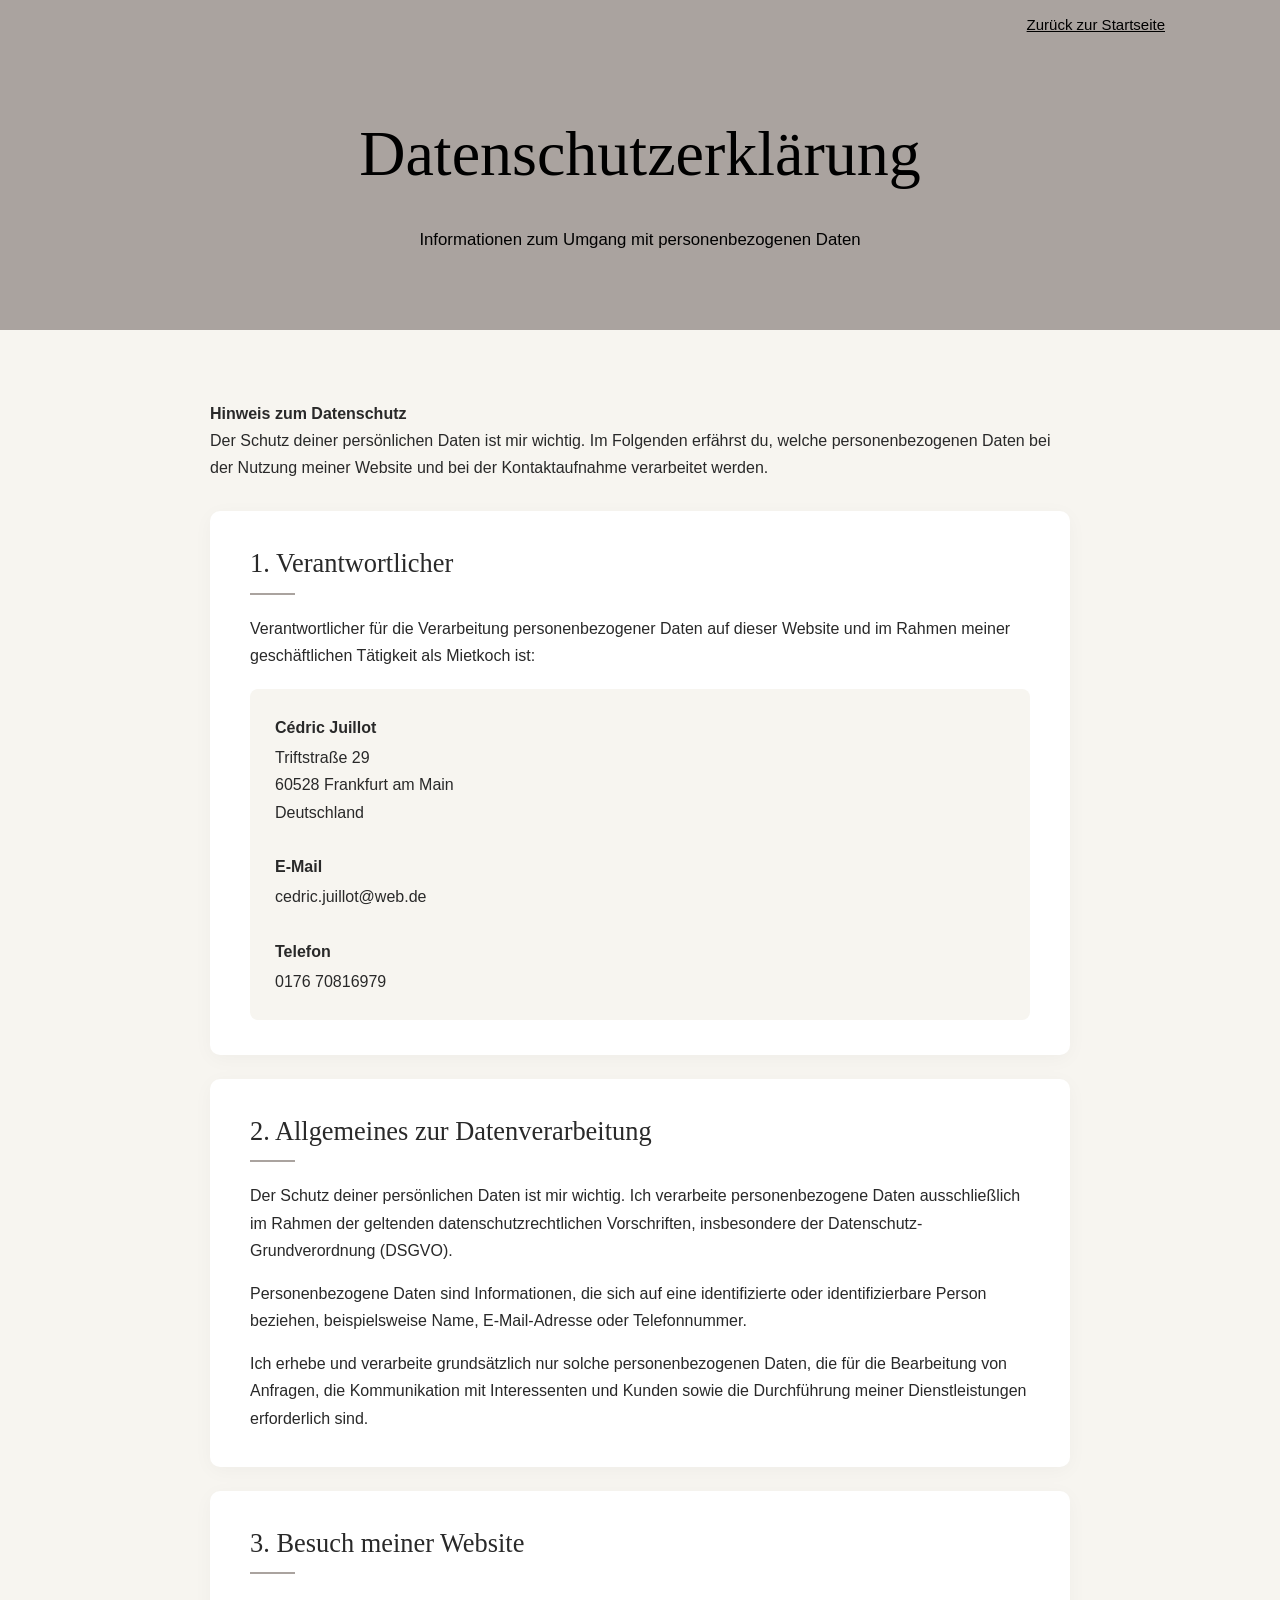
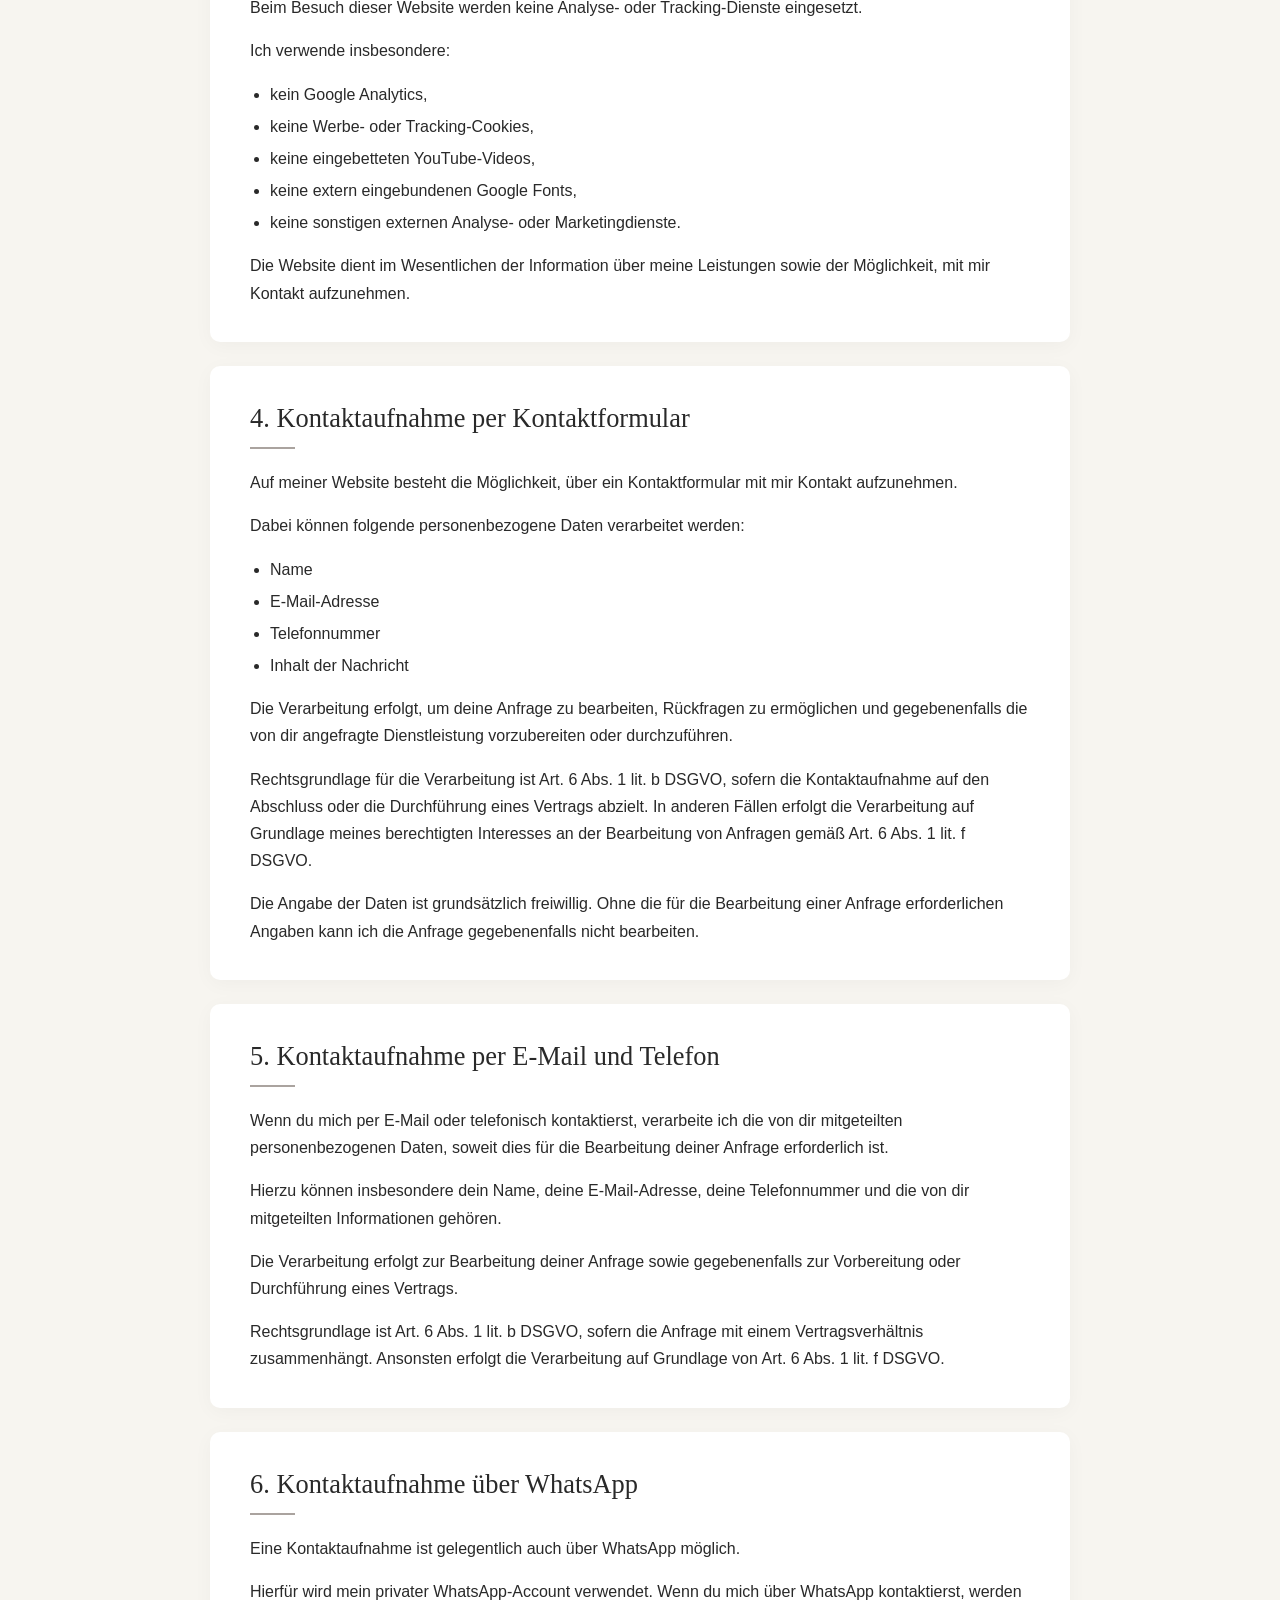
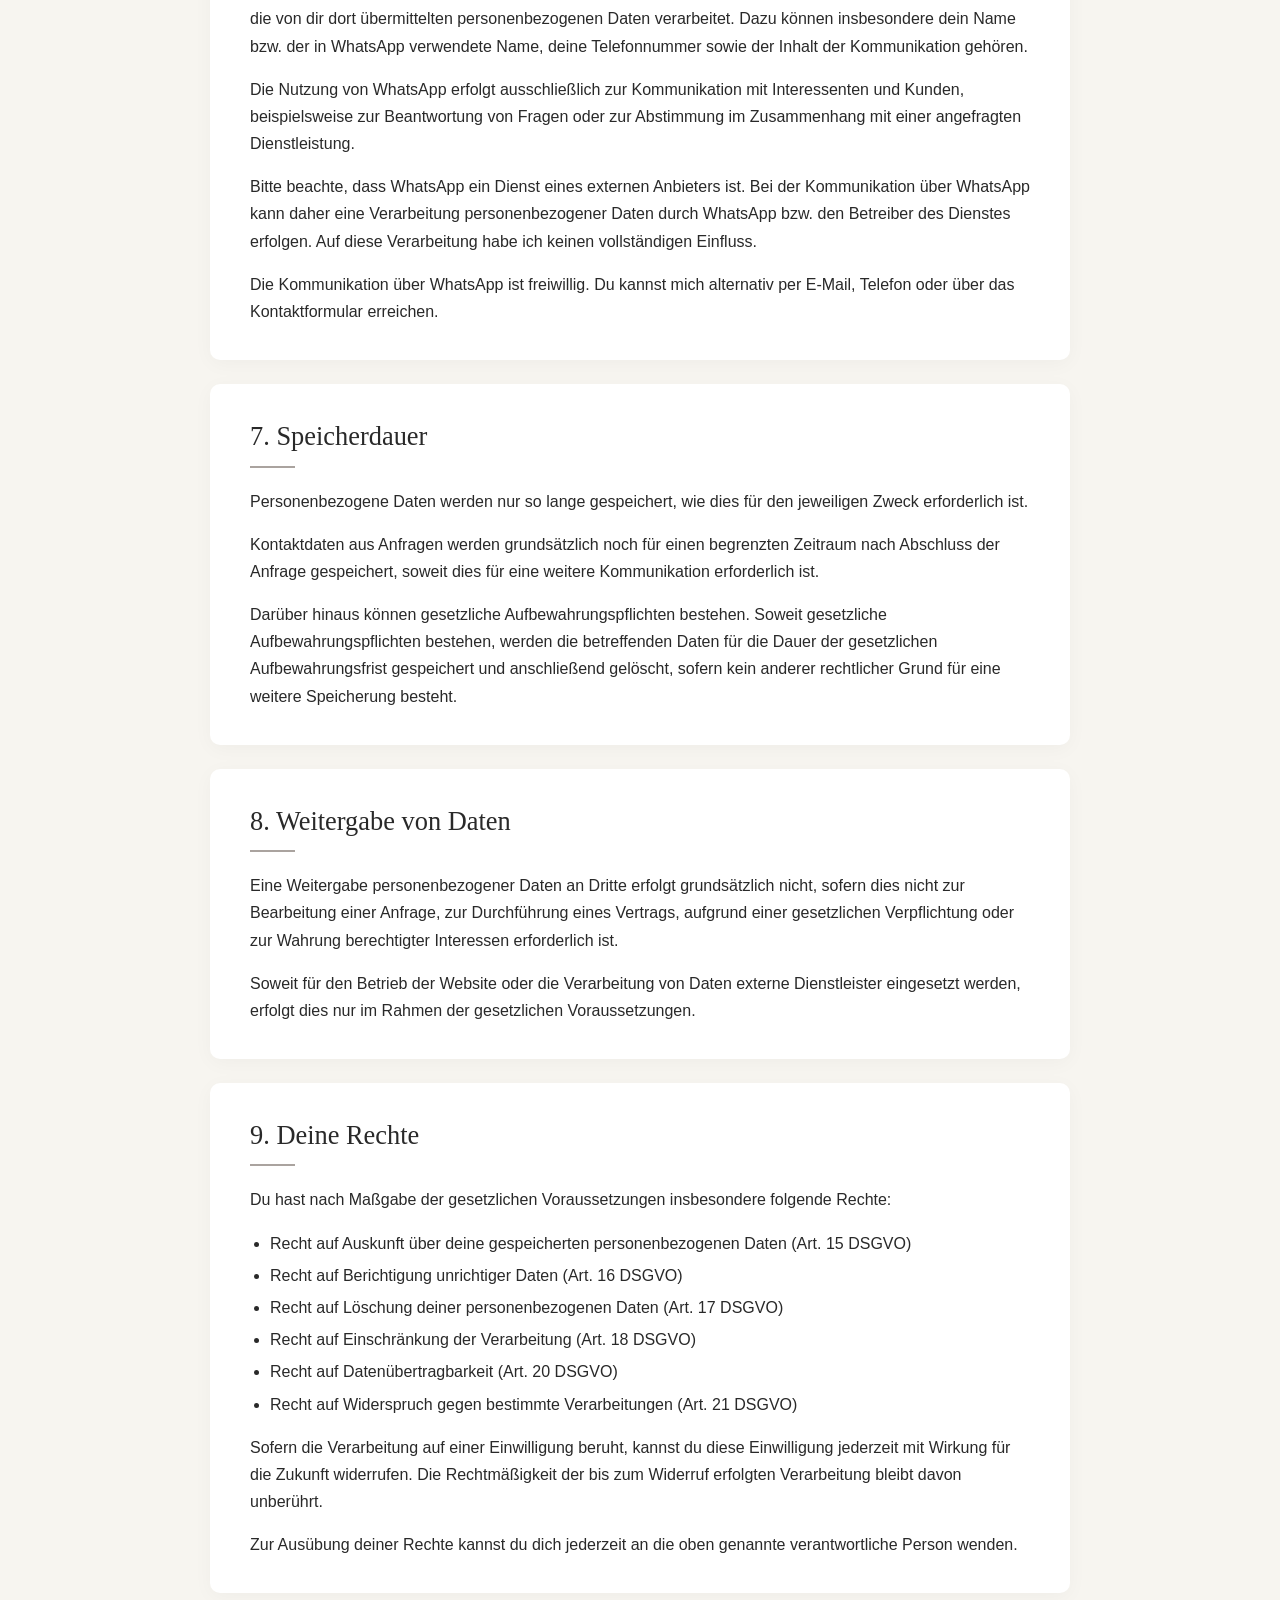
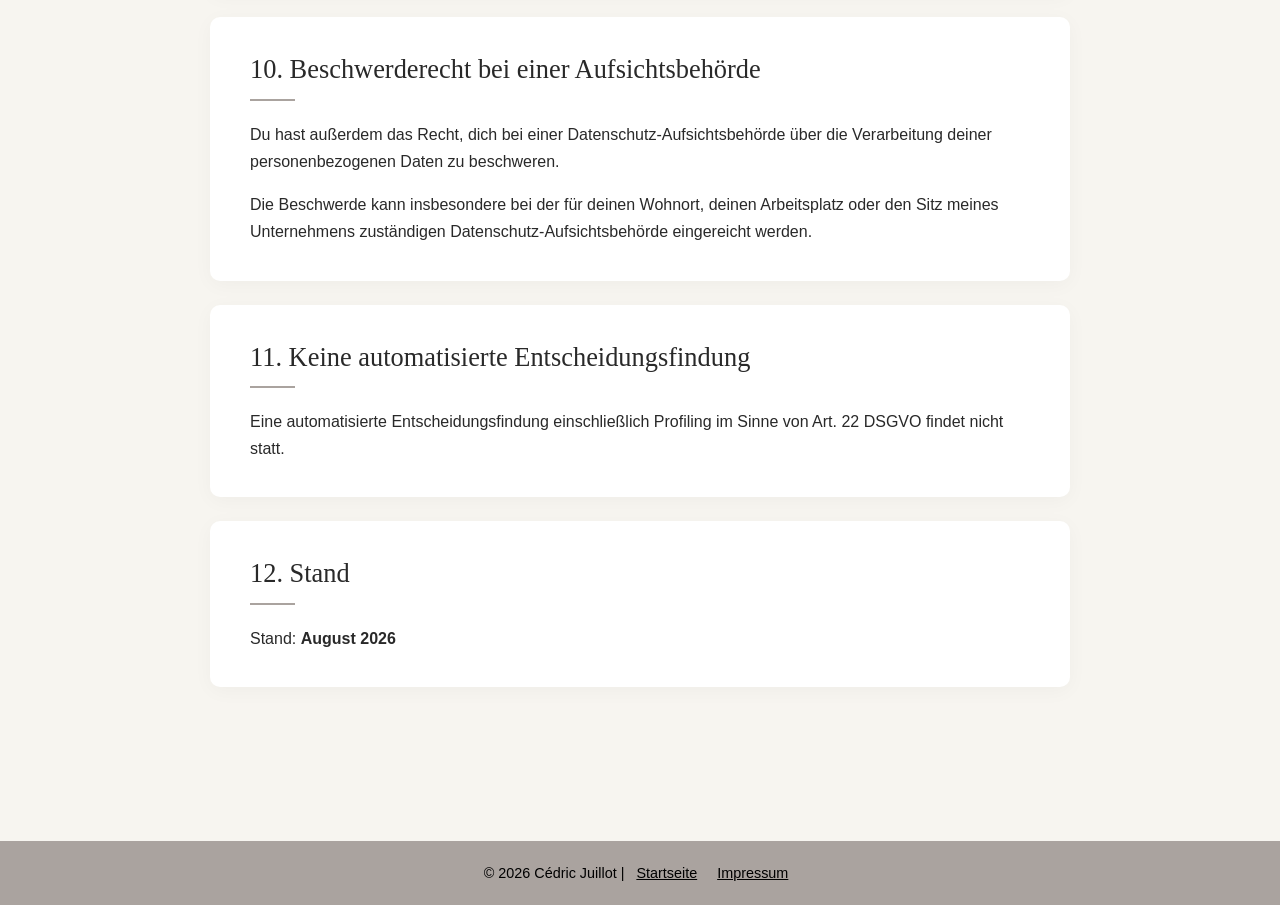
<file: datenschutz.html>
<!DOCTYPE html>
<html lang="de">
<head>
    <meta charset="UTF-8">
    <meta name="viewport" content="width=device-width, initial-scale=1.0">

    <title>Datenschutzerklärung | Mietkoch</title>
    <meta name="description" content="Datenschutzerklärung für die Website und die Dienstleistungen als Mietkoch.">

    <link rel="icon" type="image/png" sizes="32x32" href="pictures/logo_transparent.png">
    <link rel="apple-touch-icon" sizes="180x180" href="pictures/logo_transparent.png">

    <style>
        * {
            margin: 0;
            padding: 0;
            box-sizing: border-box;
        }

        html {
            scroll-behavior: smooth;
        }

        body {
            font-family: -apple-system, BlinkMacSystemFont, "Segoe UI",
                         Roboto, Helvetica, Arial, sans-serif;
            background: #f7f5f0;
            color: #292929;
            line-height: 1.7;
        }

        /* HEADER */
        header {
            background: #aaa39f;
            padding: 12px 40px;
        }

        .header-inner {
            max-width: 1050px;
            margin: 0 auto;
            display: flex;
            justify-content: flex-end;
            align-items: center;
        }

        .logo img {
            height: 45px;
            width: auto;
            display: block;
        }

        /* NAVIGATION */
        nav {
            display: flex;
            align-items: center;
            justify-content: flex-end;
            gap: 30px;
            margin: 0;
            padding: 0;
        }

        nav a {
            color: black;
            text-decoration: underline;
            font-size: 15px;
            transition: opacity 0.2s ease;
        }

        nav a:hover {
            opacity: 0.7;
        }

        /* HERO */
        .hero {
            background: #aaa39f;
            color: black;
            padding: 50px 20px 75px;
            text-align: center;
        }

        .hero-content {
            max-width: 850px;
            margin: 0 auto;
        }

        .hero h1 {
            font-family: Georgia, "Times New Roman", serif;
            font-size: clamp(2.4rem, 6vw, 4rem);
            font-weight: 400;
            margin-bottom: 18px;
        }

        .hero p {
            color: black;
            font-size: 1.05rem;
        }

        /* CONTENT */
        main {
            max-width: 900px;
            margin: 0 auto;
            padding: 70px 20px 90px;
        }

        .intro {
            margin-bottom: 30px;
        }

        .section {
            background: white;
            padding: 35px 40px;
            margin-bottom: 24px;
            border-radius: 10px;
            box-shadow: 0 4px 20px rgba(0, 0, 0, 0.035);
        }

        .section h2 {
            font-family: Georgia, "Times New Roman", serif;
            font-size: 1.65rem;
            font-weight: 400;
            color: #292929;
            margin-bottom: 20px;
            line-height: 1.3;
        }

        .section h2::after {
            content: "";
            display: block;
            width: 45px;
            height: 2px;
            background: #aaa39f;
            margin-top: 12px;
        }

        .section p {
            margin-bottom: 16px;
        }

        .section p:last-child {
            margin-bottom: 0;
        }

        .section ul {
            margin: 0 0 16px 20px;
        }

        .section li {
            margin-bottom: 5px;
        }

        .contact-box {
            background: #f7f5f0;
            border-radius: 8px;
            padding: 25px;
            margin-top: 20px;
        }

        .contact-box strong {
            display: block;
            margin-bottom: 3px;
        }

        .contact-box a {
            color: #292929;
            text-decoration: none;
        }

        .contact-box a:hover {
            text-decoration: underline;
        }

        /* FOOTER */
        footer {
            background: #aaa39f;
            color: black;
            padding: 20px;
            margin-top: 40px;
            text-align: center;
        }

        footer p {
            font-size: 0.9rem;
            margin-bottom: 10px;
        }

        footer p:last-child {
            margin-bottom: 0;
        }

        footer a {
            color: black;
            text-decoration: underline;
            margin: 0 8px;
        }

        footer a:hover {
            text-decoration: underline;
        }

        /* PFEIL NACH OBEN */
        #backToTop {
            position: fixed;
            right: 25px;
            bottom: 25px;
            width: 45px;
            height: 45px;
            border: none;
            border-radius: 50%;
            background: #aaa39f;
            color: black;
            font-size: 24px;
            line-height: 1;
            display: none;
            align-items: center;
            justify-content: center;
            cursor: pointer;
            box-shadow: 0 3px 10px rgba(0, 0, 0, 0.2);
            z-index: 9999;
            transition: transform 0.2s ease, opacity 0.2s ease;
        }

        #backToTop:hover {
            transform: translateY(-3px);
        }

        /* MOBILE */
        @media (max-width: 700px) {

            header {
                padding: 10px 15px;
            }

            .logo img {
                height: 38px;
            }

            nav {
                gap: 12px;
                flex-wrap: wrap;
            }

            nav a {
                font-size: 14px;
            }

            .hero {
                padding: 45px 18px 50px;
            }

            .hero h1 {
                font-size: 2.2rem;
            }

            .hero p {
                font-size: 1rem;
            }

            main {
                padding: 35px 12px 50px;
            }

            .intro {
                padding: 0 8px;
                margin-bottom: 25px;
            }

            .section {
                padding: 25px 20px;
                margin-bottom: 18px;
                border-radius: 8px;
            }

            .section h2 {
                font-size: 1.35rem;
            }

            .section p,
            .section li {
                font-size: 0.95rem;
            }

            .contact-box {
                padding: 18px;
                overflow-wrap: break-word;
            }

            footer {
                padding: 20px 15px;
            }

            footer p {
                font-size: 0.85rem;
                line-height: 1.7;
            }

            #backToTop {
                width: 42px;
                height: 42px;
                right: 15px;
                bottom: 15px;
                font-size: 21px;
            }
        }
    </style>
</head>

<body>

<header>
    <div class="header-inner">
        <nav>
            <a href="index.html">Zurück zur Startseite</a>
        </nav>
    </div>
</header>

<section class="hero">
    <div class="hero-content">
        <h1>Datenschutzerklärung</h1>
        <p>
            Informationen zum Umgang mit personenbezogenen Daten
        </p>
    </div>
</section>

<main>

    <div class="intro">
        <strong>Hinweis zum Datenschutz</strong>
        <p>
            Der Schutz deiner persönlichen Daten ist mir wichtig.
            Im Folgenden erfährst du, welche personenbezogenen Daten
            bei der Nutzung meiner Website und bei der Kontaktaufnahme
            verarbeitet werden.
        </p>
    </div>

    <!-- 1 -->
    <section class="section">
        <h2>1. Verantwortlicher</h2>

        <p>
            Verantwortlicher für die Verarbeitung personenbezogener Daten
            auf dieser Website und im Rahmen meiner geschäftlichen Tätigkeit
            als Mietkoch ist:
        </p>

        <div class="contact-box">
            <strong>Cédric Juillot</strong>
            Triftstraße 29<br>
            60528 Frankfurt am Main<br>
            Deutschland<br><br>

            <strong>E-Mail</strong>
            cedric.juillot@web.de<br><br>

            <strong>Telefon</strong>
            0176 70816979
        </div>
    </section>

    <!-- 2 -->
    <section class="section">
        <h2>2. Allgemeines zur Datenverarbeitung</h2>

        <p>
            Der Schutz deiner persönlichen Daten ist mir wichtig.
            Ich verarbeite personenbezogene Daten ausschließlich im Rahmen
            der geltenden datenschutzrechtlichen Vorschriften, insbesondere
            der Datenschutz-Grundverordnung (DSGVO).
        </p>

        <p>
            Personenbezogene Daten sind Informationen, die sich auf eine
            identifizierte oder identifizierbare Person beziehen, beispielsweise
            Name, E-Mail-Adresse oder Telefonnummer.
        </p>

        <p>
            Ich erhebe und verarbeite grundsätzlich nur solche personenbezogenen
            Daten, die für die Bearbeitung von Anfragen, die Kommunikation mit
            Interessenten und Kunden sowie die Durchführung meiner
            Dienstleistungen erforderlich sind.
        </p>
    </section>

    <!-- 3 -->
    <section class="section">
        <h2>3. Besuch meiner Website</h2>

        <p>
            Beim Besuch dieser Website werden keine Analyse- oder
            Tracking-Dienste eingesetzt.
        </p>

        <p>Ich verwende insbesondere:</p>

        <ul>
            <li>kein Google Analytics,</li>
            <li>keine Werbe- oder Tracking-Cookies,</li>
            <li>keine eingebetteten YouTube-Videos,</li>
            <li>keine extern eingebundenen Google Fonts,</li>
            <li>keine sonstigen externen Analyse- oder Marketingdienste.</li>
        </ul>

        <p>
            Die Website dient im Wesentlichen der Information über meine
            Leistungen sowie der Möglichkeit, mit mir Kontakt aufzunehmen.
        </p>
    </section>

    <!-- 4 -->
    <section class="section">
        <h2>4. Kontaktaufnahme per Kontaktformular</h2>

        <p>
            Auf meiner Website besteht die Möglichkeit, über ein Kontaktformular
            mit mir Kontakt aufzunehmen.
        </p>

        <p>Dabei können folgende personenbezogene Daten verarbeitet werden:</p>

        <ul>
            <li>Name</li>
            <li>E-Mail-Adresse</li>
            <li>Telefonnummer</li>
            <li>Inhalt der Nachricht</li>
        </ul>

        <p>
            Die Verarbeitung erfolgt, um deine Anfrage zu bearbeiten,
            Rückfragen zu ermöglichen und gegebenenfalls die von dir
            angefragte Dienstleistung vorzubereiten oder durchzuführen.
        </p>

        <p>
            Rechtsgrundlage für die Verarbeitung ist Art. 6 Abs. 1 lit. b DSGVO,
            sofern die Kontaktaufnahme auf den Abschluss oder die Durchführung
            eines Vertrags abzielt. In anderen Fällen erfolgt die Verarbeitung
            auf Grundlage meines berechtigten Interesses an der Bearbeitung
            von Anfragen gemäß Art. 6 Abs. 1 lit. f DSGVO.
        </p>

        <p>
            Die Angabe der Daten ist grundsätzlich freiwillig. Ohne die für
            die Bearbeitung einer Anfrage erforderlichen Angaben kann ich
            die Anfrage gegebenenfalls nicht bearbeiten.
        </p>
    </section>

    <!-- 5 -->
    <section class="section">
        <h2>5. Kontaktaufnahme per E-Mail und Telefon</h2>

        <p>
            Wenn du mich per E-Mail oder telefonisch kontaktierst, verarbeite
            ich die von dir mitgeteilten personenbezogenen Daten, soweit dies
            für die Bearbeitung deiner Anfrage erforderlich ist.
        </p>

        <p>
            Hierzu können insbesondere dein Name, deine E-Mail-Adresse,
            deine Telefonnummer und die von dir mitgeteilten Informationen
            gehören.
        </p>

        <p>
            Die Verarbeitung erfolgt zur Bearbeitung deiner Anfrage sowie
            gegebenenfalls zur Vorbereitung oder Durchführung eines Vertrags.
        </p>

        <p>
            Rechtsgrundlage ist Art. 6 Abs. 1 lit. b DSGVO, sofern die Anfrage
            mit einem Vertragsverhältnis zusammenhängt. Ansonsten erfolgt
            die Verarbeitung auf Grundlage von Art. 6 Abs. 1 lit. f DSGVO.
        </p>
    </section>

    <!-- 6 -->
    <section class="section">
        <h2>6. Kontaktaufnahme über WhatsApp</h2>

        <p>
            Eine Kontaktaufnahme ist gelegentlich auch über WhatsApp möglich.
        </p>

        <p>
            Hierfür wird mein privater WhatsApp-Account verwendet. Wenn du mich
            über WhatsApp kontaktierst, werden die von dir dort übermittelten
            personenbezogenen Daten verarbeitet. Dazu können insbesondere dein
            Name bzw. der in WhatsApp verwendete Name, deine Telefonnummer sowie
            der Inhalt der Kommunikation gehören.
        </p>

        <p>
            Die Nutzung von WhatsApp erfolgt ausschließlich zur Kommunikation
            mit Interessenten und Kunden, beispielsweise zur Beantwortung von
            Fragen oder zur Abstimmung im Zusammenhang mit einer angefragten
            Dienstleistung.
        </p>

        <p>
            Bitte beachte, dass WhatsApp ein Dienst eines externen Anbieters ist.
            Bei der Kommunikation über WhatsApp kann daher eine Verarbeitung
            personenbezogener Daten durch WhatsApp bzw. den Betreiber des
            Dienstes erfolgen. Auf diese Verarbeitung habe ich keinen
            vollständigen Einfluss.
        </p>

        <p>
            Die Kommunikation über WhatsApp ist freiwillig. Du kannst mich
            alternativ per E-Mail, Telefon oder über das Kontaktformular
            erreichen.
        </p>
    </section>

    <!-- 7 -->
    <section class="section">
        <h2>7. Speicherdauer</h2>

        <p>
            Personenbezogene Daten werden nur so lange gespeichert, wie dies
            für den jeweiligen Zweck erforderlich ist.
        </p>

        <p>
            Kontaktdaten aus Anfragen werden grundsätzlich noch für einen
            begrenzten Zeitraum nach Abschluss der Anfrage gespeichert,
            soweit dies für eine weitere Kommunikation erforderlich ist.
        </p>

        <p>
            Darüber hinaus können gesetzliche Aufbewahrungspflichten bestehen.
            Soweit gesetzliche Aufbewahrungspflichten bestehen, werden die
            betreffenden Daten für die Dauer der gesetzlichen Aufbewahrungsfrist
            gespeichert und anschließend gelöscht, sofern kein anderer
            rechtlicher Grund für eine weitere Speicherung besteht.
        </p>
    </section>

    <!-- 8 -->
    <section class="section">
        <h2>8. Weitergabe von Daten</h2>

        <p>
            Eine Weitergabe personenbezogener Daten an Dritte erfolgt
            grundsätzlich nicht, sofern dies nicht zur Bearbeitung einer
            Anfrage, zur Durchführung eines Vertrags, aufgrund einer
            gesetzlichen Verpflichtung oder zur Wahrung berechtigter
            Interessen erforderlich ist.
        </p>

        <p>
            Soweit für den Betrieb der Website oder die Verarbeitung von Daten
            externe Dienstleister eingesetzt werden, erfolgt dies nur im
            Rahmen der gesetzlichen Voraussetzungen.
        </p>
    </section>

    <!-- 9 -->
    <section class="section">
        <h2>9. Deine Rechte</h2>

        <p>
            Du hast nach Maßgabe der gesetzlichen Voraussetzungen insbesondere
            folgende Rechte:
        </p>

        <ul>
            <li>
                Recht auf Auskunft über deine gespeicherten personenbezogenen
                Daten (Art. 15 DSGVO)
            </li>
            <li>
                Recht auf Berichtigung unrichtiger Daten (Art. 16 DSGVO)
            </li>
            <li>
                Recht auf Löschung deiner personenbezogenen Daten (Art. 17 DSGVO)
            </li>
            <li>
                Recht auf Einschränkung der Verarbeitung (Art. 18 DSGVO)
            </li>
            <li>
                Recht auf Datenübertragbarkeit (Art. 20 DSGVO)
            </li>
            <li>
                Recht auf Widerspruch gegen bestimmte Verarbeitungen
                (Art. 21 DSGVO)
            </li>
        </ul>

        <p>
            Sofern die Verarbeitung auf einer Einwilligung beruht, kannst du
            diese Einwilligung jederzeit mit Wirkung für die Zukunft widerrufen.
            Die Rechtmäßigkeit der bis zum Widerruf erfolgten Verarbeitung
            bleibt davon unberührt.
        </p>

        <p>
            Zur Ausübung deiner Rechte kannst du dich jederzeit an die oben
            genannte verantwortliche Person wenden.
        </p>
    </section>

    <!-- 10 -->
    <section class="section">
        <h2>10. Beschwerderecht bei einer Aufsichtsbehörde</h2>

        <p>
            Du hast außerdem das Recht, dich bei einer Datenschutz-Aufsichtsbehörde
            über die Verarbeitung deiner personenbezogenen Daten zu beschweren.
        </p>

        <p>
            Die Beschwerde kann insbesondere bei der für deinen Wohnort,
            deinen Arbeitsplatz oder den Sitz meines Unternehmens zuständigen
            Datenschutz-Aufsichtsbehörde eingereicht werden.
        </p>
    </section>

    <!-- 11 -->
    <section class="section">
        <h2>11. Keine automatisierte Entscheidungsfindung</h2>

        <p>
            Eine automatisierte Entscheidungsfindung einschließlich Profiling
            im Sinne von Art. 22 DSGVO findet nicht statt.
        </p>
    </section>

    <!-- 12 -->
    <section class="section">
        <h2>12. Stand</h2>

        <p>
            Stand: <strong>August 2026</strong>
        </p>
    </section>

</main>

<footer>
    <p>
        © 2026 Cédric Juillot |
        <a href="index.html">Startseite</a>
        <a href="impressum.html">Impressum</a>
    </p>
</footer>

<!-- Pfeil nach oben -->
<button id="backToTop" aria-label="Nach oben">
    ↑
</button>

<script>
    const backToTop = document.getElementById("backToTop");

    window.addEventListener("scroll", function () {
        if (window.scrollY > 400) {
            backToTop.style.display = "flex";
        } else {
            backToTop.style.display = "none";
        }
    });

    backToTop.addEventListener("click", function () {
        window.scrollTo({
            top: 0,
            behavior: "smooth"
        });
    });

    // Beim Aktualisieren immer ganz oben starten
    if ("scrollRestoration" in history) {
        history.scrollRestoration = "manual";
    }

    window.addEventListener("load", function () {
        window.scrollTo(0, 0);
    });
</script>

</body>
</html>
</file>
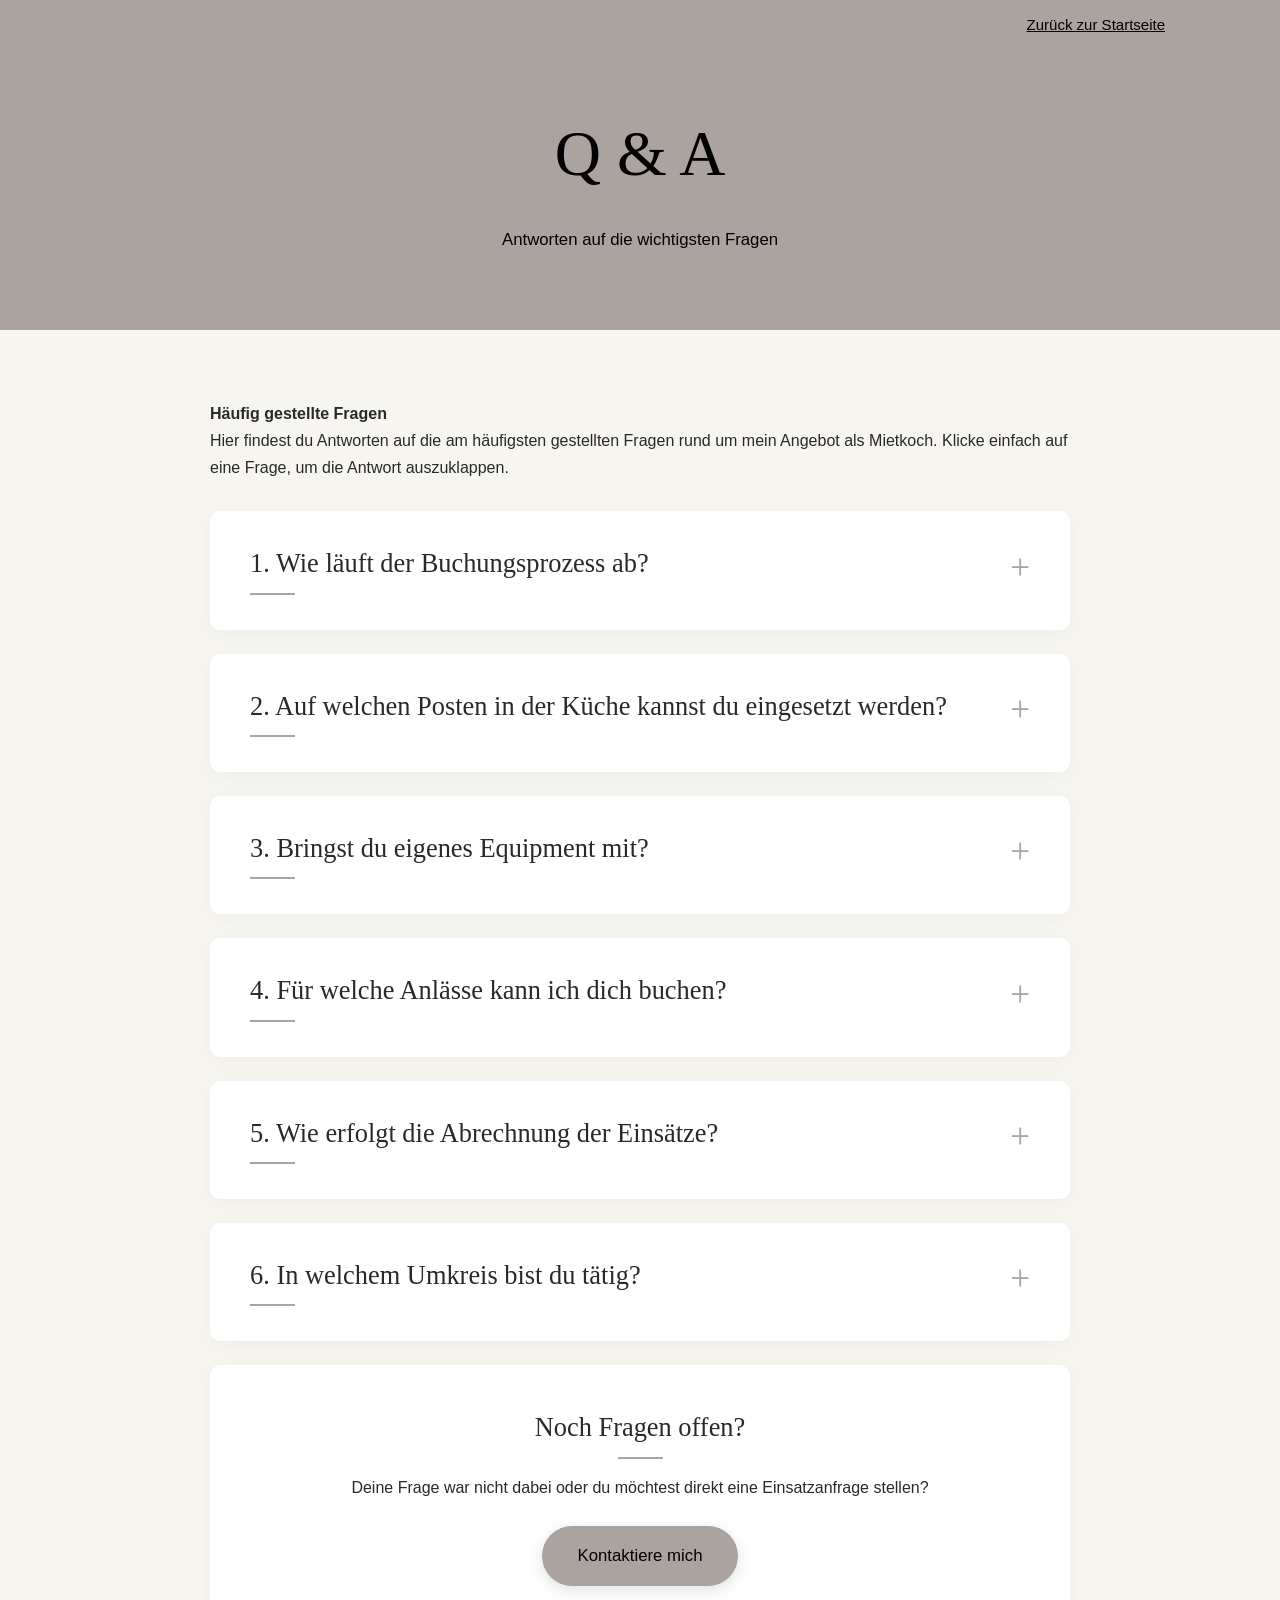
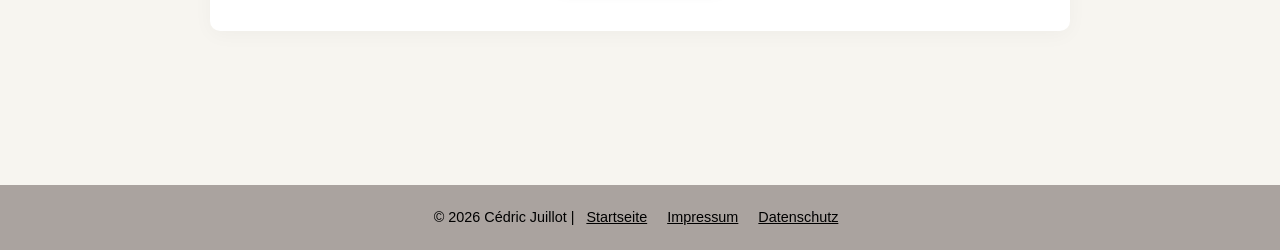
<file: faq.html>
<!DOCTYPE html>
<html lang="de">
<head>
    <meta charset="UTF-8">
    <meta name="viewport" content="width=device-width, initial-scale=1.0">

    <title>Q&A | Mietkoch</title>
    <meta name="description" content="Häufig gestellte Fragen und Antworten zu meiner Dienstleistung als Mietkoch">

    <link rel="icon" type="image/png" sizes="32x32" href="pictures/logo_transparent.png">
    <link rel="apple-touch-icon" sizes="180x180" href="pictures/logo_transparent.png">

    <style>
        * {
            margin: 0;
            padding: 0;
            box-sizing: border-box;
        }

        html {
            scroll-behavior: smooth;
        }

        body {
            font-family: -apple-system, BlinkMacSystemFont, "Segoe UI",
                         Roboto, Helvetica, Arial, sans-serif;
            background: #f7f5f0;
            color: #292929;
            line-height: 1.7;
        }

        /* HEADER */
        header {
            background: #aaa39f;
            padding: 12px 40px;
        }

        .header-inner {
            max-width: 1050px;
            margin: 0 auto;
            display: flex;
            justify-content: flex-end;
            align-items: center;
        }


        /* NAVIGATION */
        nav {
            display: flex;
            align-items: center;
            justify-content: flex-end;
            gap: 30px;
            margin: 0;
            padding: 0;
        }

        nav a {
            color: black;
            text-decoration: underline;
            font-size: 15px;
            transition: opacity 0.2s ease;
        }

        nav a:hover {
            opacity: 0.7;
        }

        /* HERO */
        .hero {
            background: #aaa39f;
            color: black;
            padding: 50px 20px 75px;
            text-align: center;
        }

        .hero-content {
            max-width: 850px;
            margin: 0 auto;
        }

        .hero h1 {
            font-family: Georgia, "Times New Roman", serif;
            font-size: clamp(2.4rem, 6vw, 4rem);
            font-weight: 400;
            margin-bottom: 18px;
        }

        .hero p {
            color: black;
            font-size: 1.05rem;
        }

        /* CONTENT */
        main {
            max-width: 900px;
            margin: 0 auto;
            padding: 70px 20px 90px;
        }

        .intro {
            margin-bottom: 30px;
        }

        /* FAQ SECTIONS (AUFKLAPPBAR) */
        .section {
            background: white;
            padding: 35px 40px;
            margin-bottom: 24px;
            border-radius: 10px;
            box-shadow: 0 4px 20px rgba(0, 0, 0, 0.035);
            transition: background-color 0.2s ease;
        }

        details.section {
            cursor: pointer;
        }

        details.section summary {
            list-style: none;
            outline: none;
            position: relative;
            padding-right: 40px;
            user-select: none;
        }

        details.section summary::-webkit-details-marker {
            display: none;
        }

        .section h2 {
            font-family: Georgia, "Times New Roman", serif;
            font-size: 1.65rem;
            font-weight: 400;
            color: #292929;
            line-height: 1.3;
            display: inline-block;
            margin: 0;
        }

        .section h2::after {
            content: "";
            display: block;
            width: 45px;
            height: 2px;
            background: #aaa39f;
            margin-top: 12px;
        }

        /* Icon (+ / -) auf der rechten Seite */
        details.section summary::after {
            content: "+";
            position: absolute;
            right: 0;
            top: 50%;
            transform: translateY(-60%);
            font-family: Georgia, serif;
            font-size: 2.2rem;
            color: #aaa39f;
            transition: transform 0.2s ease, color 0.2s ease;
            line-height: 1;
        }

        details.section[open] summary::after {
            content: "−";
            color: #292929;
        }

        .faq-content {
            margin-top: 20px;
            animation: fadeIn 0.3s ease-in-out;
        }

        @keyframes fadeIn {
            from { opacity: 0; transform: translateY(-5px); }
            to { opacity: 1; transform: translateY(0); }
        }

        .faq-content p {
            margin-bottom: 16px;
        }

        .faq-content p:last-child {
            margin-bottom: 0;
        }

        .faq-content ul {
            margin: 0 0 16px 20px;
        }

        .faq-content li {
            margin-bottom: 5px;
        }

        /* FOOTER */
        footer {
            background: #aaa39f;
            color: black;
            padding: 20px;
            margin-top: 40px;
            text-align: center;
        }

        footer p {
            font-size: 0.9rem;
            margin-bottom: 10px;
        }

        footer p:last-child {
            margin-bottom: 0;
        }

        footer a {
            color: black;
            text-decoration: underline;
            margin: 0 8px;
        }

        footer a:hover {
            text-decoration: underline;
        }

        /* PFEIL NACH OBEN */
        #backToTop {
            position: fixed;
            right: 25px;
            bottom: 25px;
            width: 45px;
            height: 45px;
            border: none;
            border-radius: 50%;
            background: #aaa39f;
            color: black;
            font-size: 24px;
            line-height: 1;
            display: none;
            align-items: center;
            justify-content: center;
            cursor: pointer;
            box-shadow: 0 3px 10px rgba(0, 0, 0, 0.2);
            z-index: 9999;
            transition: transform 0.2s ease, opacity 0.2s ease;
        }

        #backToTop:hover {
            transform: translateY(-3px);
        }

        /* MOBILE */
        @media (max-width: 700px) {

            header {
                padding: 10px 15px;
            }


            nav a {
                font-size: 14px;
            }

            .hero {
                padding: 45px 18px 50px;
            }

            .hero h1 {
                font-size: 2.2rem;
            }

            .hero p {
                font-size: 1rem;
            }

            main {
                padding: 35px 12px 50px;
            }

            .intro {
                padding: 0 8px;
                margin-bottom: 25px;
            }

            .section {
                padding: 25px 20px;
                margin-bottom: 18px;
                border-radius: 8px;
            }

            .section h2 {
                font-size: 1.35rem;
            }

            details.section summary::after {
                font-size: 1.8rem;
            }

            .faq-content p,
            .faq-content li {
                font-size: 0.95rem;
            }

            footer {
                padding: 20px 15px;
            }

            footer p {
                font-size: 0.85rem;
                line-height: 1.7;
            }

            #backToTop {
                width: 42px;
                height: 42px;
                right: 15px;
                bottom: 15px;
                font-size: 21px;
            }
        }

        /* CTA SECTION & BUTTON DESIGN */
        .cta-section {
            text-align: center;
            cursor: default;
            padding: 45px 30px;
        }

        .cta-section h2::after {
            margin: 12px auto 0;
        }

        .btn-primary {
            display: inline-flex;
            align-items: center;
            justify-content: center;
            gap: 12px;
            background: #aaa39f;
            color: black;
            text-decoration: none;
            font-size: 1.05rem;
            font-weight: 500;
            padding: 16px 36px;
            border-radius: 50px;
            margin-top: 25px;
            box-shadow: 0 4px 15px rgba(0, 0, 0, 0.12);
            transition: all 0.3s cubic-bezier(0.16, 1, 0.3, 1);
        }

        .btn-primary:hover {
            transform: translateY(-3px);
            box-shadow: 0 8px 25px rgba(0, 0, 0, 0.2);
            text-decoration: none;
        }

        .btn-primary .arrow {
            font-size: 1.2rem;
            line-height: 1;
            transition: transform 0.3s ease;
        }

        .btn-primary:hover .arrow {
            transform: translateX(5px);
        }
    </style>
</head>

<body>

<header>
    <div class="header-inner">
        <nav>
            <a href="index.html">Zurück zur Startseite</a>
        </nav>
    </div>
</header>

<section class="hero">
    <div class="hero-content">
        <h1>Q & A</h1>
        <p>
            Antworten auf die wichtigsten Fragen
        </p>
    </div>
</section>

<main>

    <div class="intro">
        <strong>Häufig gestellte Fragen</strong>
        <p>
            Hier findest du Antworten auf die am häufigsten gestellten Fragen rund um mein Angebot als Mietkoch. Klicke einfach auf eine Frage, um die Antwort auszuklappen.
        </p>
    </div>

    <!-- Frage 1 -->
    <details class="section">
        <summary>
            <h2>1. Wie läuft der Buchungsprozess ab?</h2>
        </summary>
        <div class="faq-content">
            <ul>
                <li><strong>Unverbindliche Anfrage senden</strong></li>
                <p>Kontaktiere mich per E-Mail, Telefon/WhatsApp oder über das Kontaktformular. Gib am besten direkt das gewünschte Datum, die Schichtzeiten, den Einsatzort und die Art des Betriebs (z. B. à la carte, Catering, Event) an.</p>

                <li><strong>2. Verfügbarkeit & Angebot erhalten</strong></li>
                <p>Ich prüfe umgehend meinen Kalender und melde mich innerhalb von 24 Stunden mit Rückfragen oder einem passenden Festpreis-/Stundensatz-Angebot bei dir.</p>

                <li><strong>3. Bestätigung</strong></li>
                <p>Passt das Angebot für dich, bestätige ich den Einsatz verbindlich. Alle wichtigen Details stimmen wir kurz vorher ab.</p>

                <li><strong>4. Einsatz vor Ort</strong></li>
                <p>Ich erscheine pünktlich, eingearbeitet nach Briefing und einsatzbereit in deiner Küche – egal ob als Unterstützung für die Spitzenabdeckung oder Ausfallvertretung.</p>

                <li><strong>5. Abrechnung</strong></li>
                <p>Nach Abschluss des Einsatztages oder der Buchungsperiode erhältst du eine ordnungsgemäße Rechnung ohne versteckte Zusatzkosten.</p>
            </ul>
        </div>
    </details>

    <!-- Frage 2 -->
    <details class="section">
        <summary>
            <h2>2. Auf welchen Posten in der Küche kannst du eingesetzt werden?</h2>
        </summary>
        <div class="faq-content">
            <p>
                Durch meine vielseitige Erfahrung passe ich mich extrem schnell an deine Küchenbrigade an. Ich bin flexibel einsetzbar – egal ob Saucier, Entremetier, Gardemanger, am Pass oder bei der Vorbereitung großer Buffets und Bankette.
            </p>
            <p>
                Nach Abstimmung aller Details erhältst du ein maßgeschneidertes Angebot von mir.
            </p>
        </div>
    </details>

    <!-- Frage 3 -->
    <details class="section">
        <summary>
            <h2>3. Bringst du eigenes Equipment mit?</h2>
        </summary>
        <div class="faq-content">
            <p>
                Ich erscheine stets mit kompletter, sauberer Kochkleidung sowie meinem eigenen professionellen Messer-Set und grundlegenden Handwerkzeugen. Große Geräte und Posten-Equipment nutze ich direkt bei euch vor Ort.
            </p>
        </div>
    </details>

    <!-- Frage 4 -->
    <details class="section">
        <summary>
            <h2>4. Für welche Anlässe kann ich dich buchen?</h2>
        </summary>
        <div class="faq-content">
            <p>Mein Angebot richtet sich an verschiedene Bereiche:</p>
            <ul>
                <li>Unterstützung von Restaurants für den laufenden Küchenbetrieb bei personellen Engpässen oder erhöhtem Arbeitsaufkommen</li>
                <li>Unterstützung von Cateringunternehmen</li>
                <li>Unterstützung von Gastronomiebetrieben bei Veranstaltungen wie Hochzeiten, Firmenfeiern etc.</li>
            </ul>
        </div>
    </details>

    <!-- Frage 5 -->
    <details class="section">
        <summary>
            <h2>5. Wie erfolgt die Abrechnung der Einsätze?</h2>
        </summary>
        <div class="faq-content">
            <p>
                Die Abrechnung erfolgt transparent und unkompliziert auf Stundensatzbasis per Rechnung. Die geleisteten Arbeitsstunden werden vor Ort dokumentiert. Du erhältst eine ordnungsgemäße B2B-Rechnung für deine Buchhaltung.
            </p>
        </div>
    </details>

    <!-- Frage 6 -->
    <details class="section">
        <summary>
            <h2>6. In welchem Umkreis bist du tätig?</h2>
        </summary>
        <div class="faq-content">
            <p>
                Meine Einsatzgebiete liegen im Raum Frankfurt am Main, Wiesbaden, Mainz und dem gesamten Rhein-Main-Gebiet.
            </p>
        </div>
    </details>

    <!-- Frage 7 (Kontakt Hinweis Box) -->
    <section class="section cta-section">
        <h2>Noch Fragen offen?</h2>
        <p style="margin-top: 15px;">
            Deine Frage war nicht dabei oder du möchtest direkt eine Einsatzanfrage stellen?
        </p>
        <a href="index.html#kontakt" class="btn-primary">Kontaktiere mich</a>
    </section>

</main>

<footer>
    <p>
        © 2026 Cédric Juillot |
        <a href="index.html">Startseite</a>
        <a href="impressum.html">Impressum</a>
        <a href="datenschutz.html">Datenschutz</a>
    </p>
</footer>

<!-- Pfeil nach oben -->
<button id="backToTop" aria-label="Nach oben">
    ↑
</button>

<script>
    const backToTop = document.getElementById("backToTop");

    window.addEventListener("scroll", function () {
        if (window.scrollY > 400) {
            backToTop.style.display = "flex";
        } else {
            backToTop.style.display = "none";
        }
    });

    backToTop.addEventListener("click", function () {
        window.scrollTo({
            top: 0,
            behavior: "smooth"
        });
    });

    // Beim Aktualisieren immer ganz oben starten
    if ("scrollRestoration" in history) {
        history.scrollRestoration = "manual";
    }

    window.addEventListener("load", function () {
        window.scrollTo(0, 0);
    });
</script>

</body>
</html>
</file>
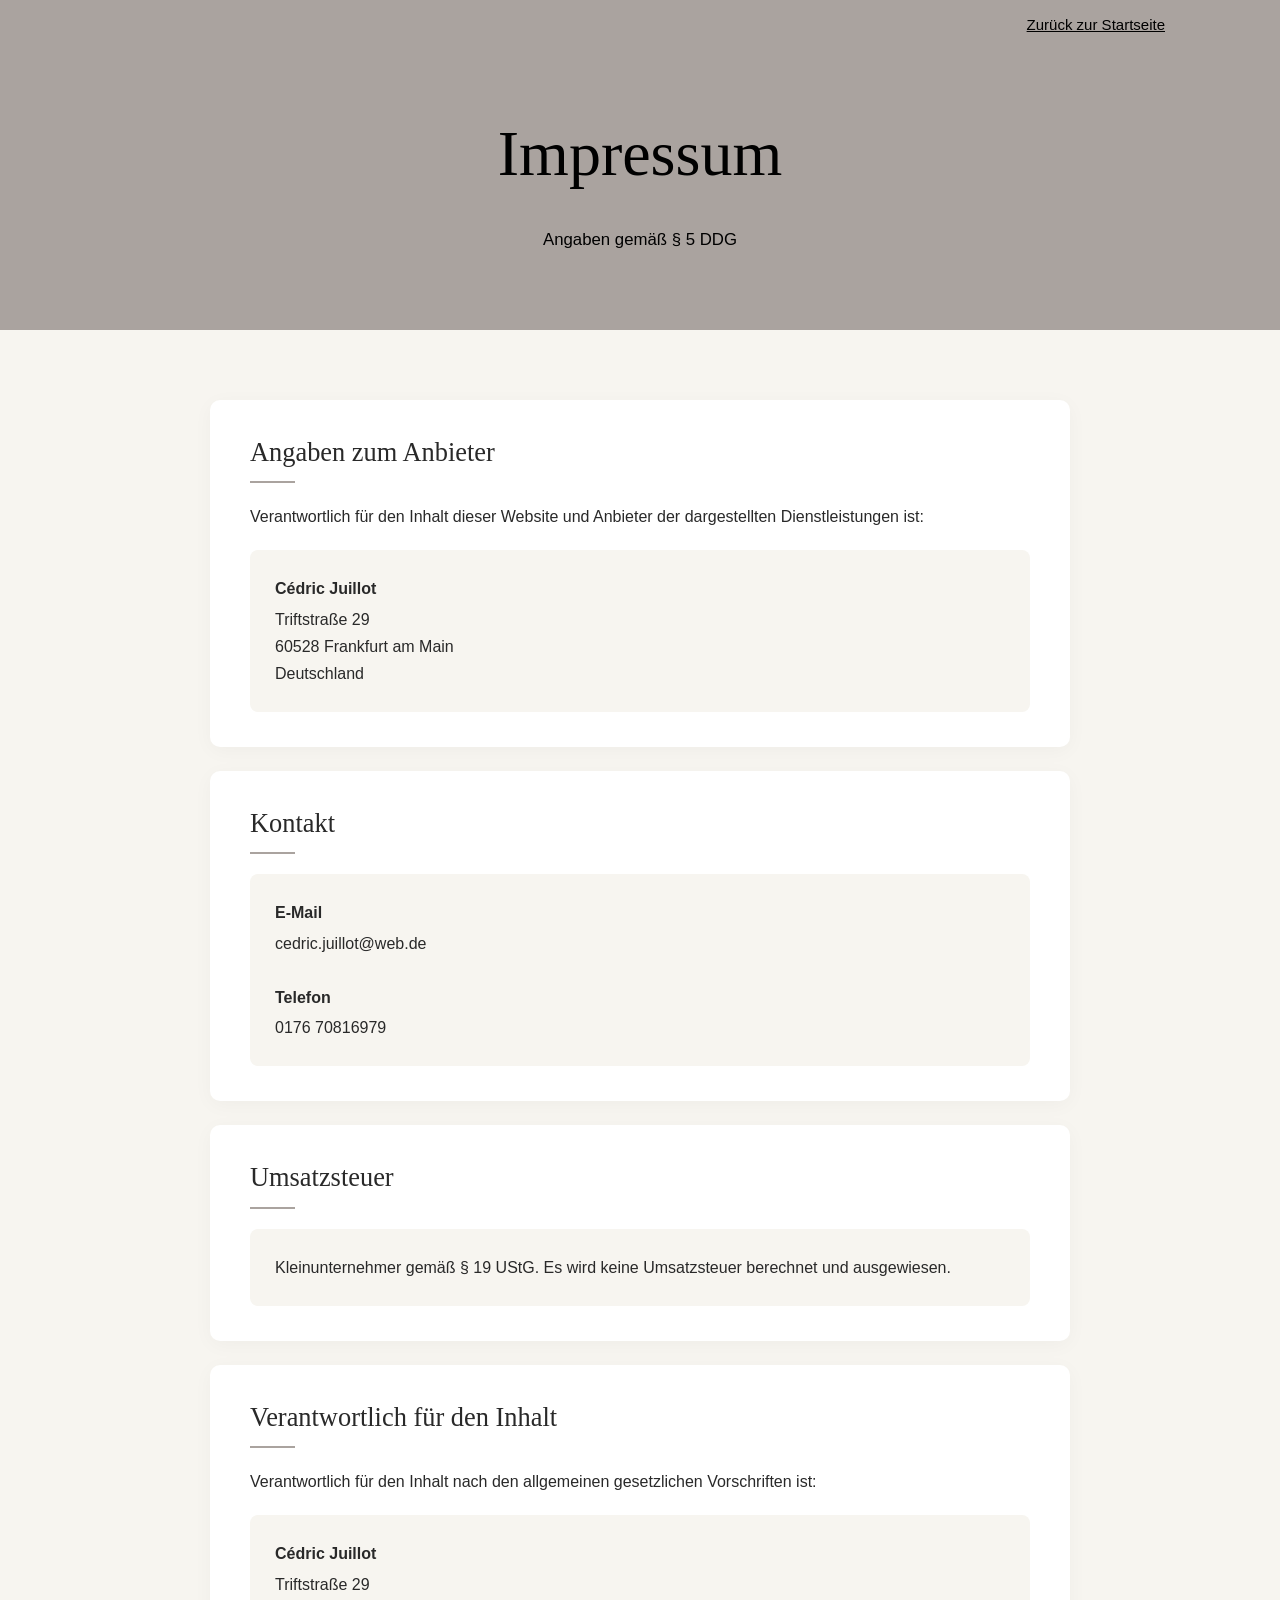
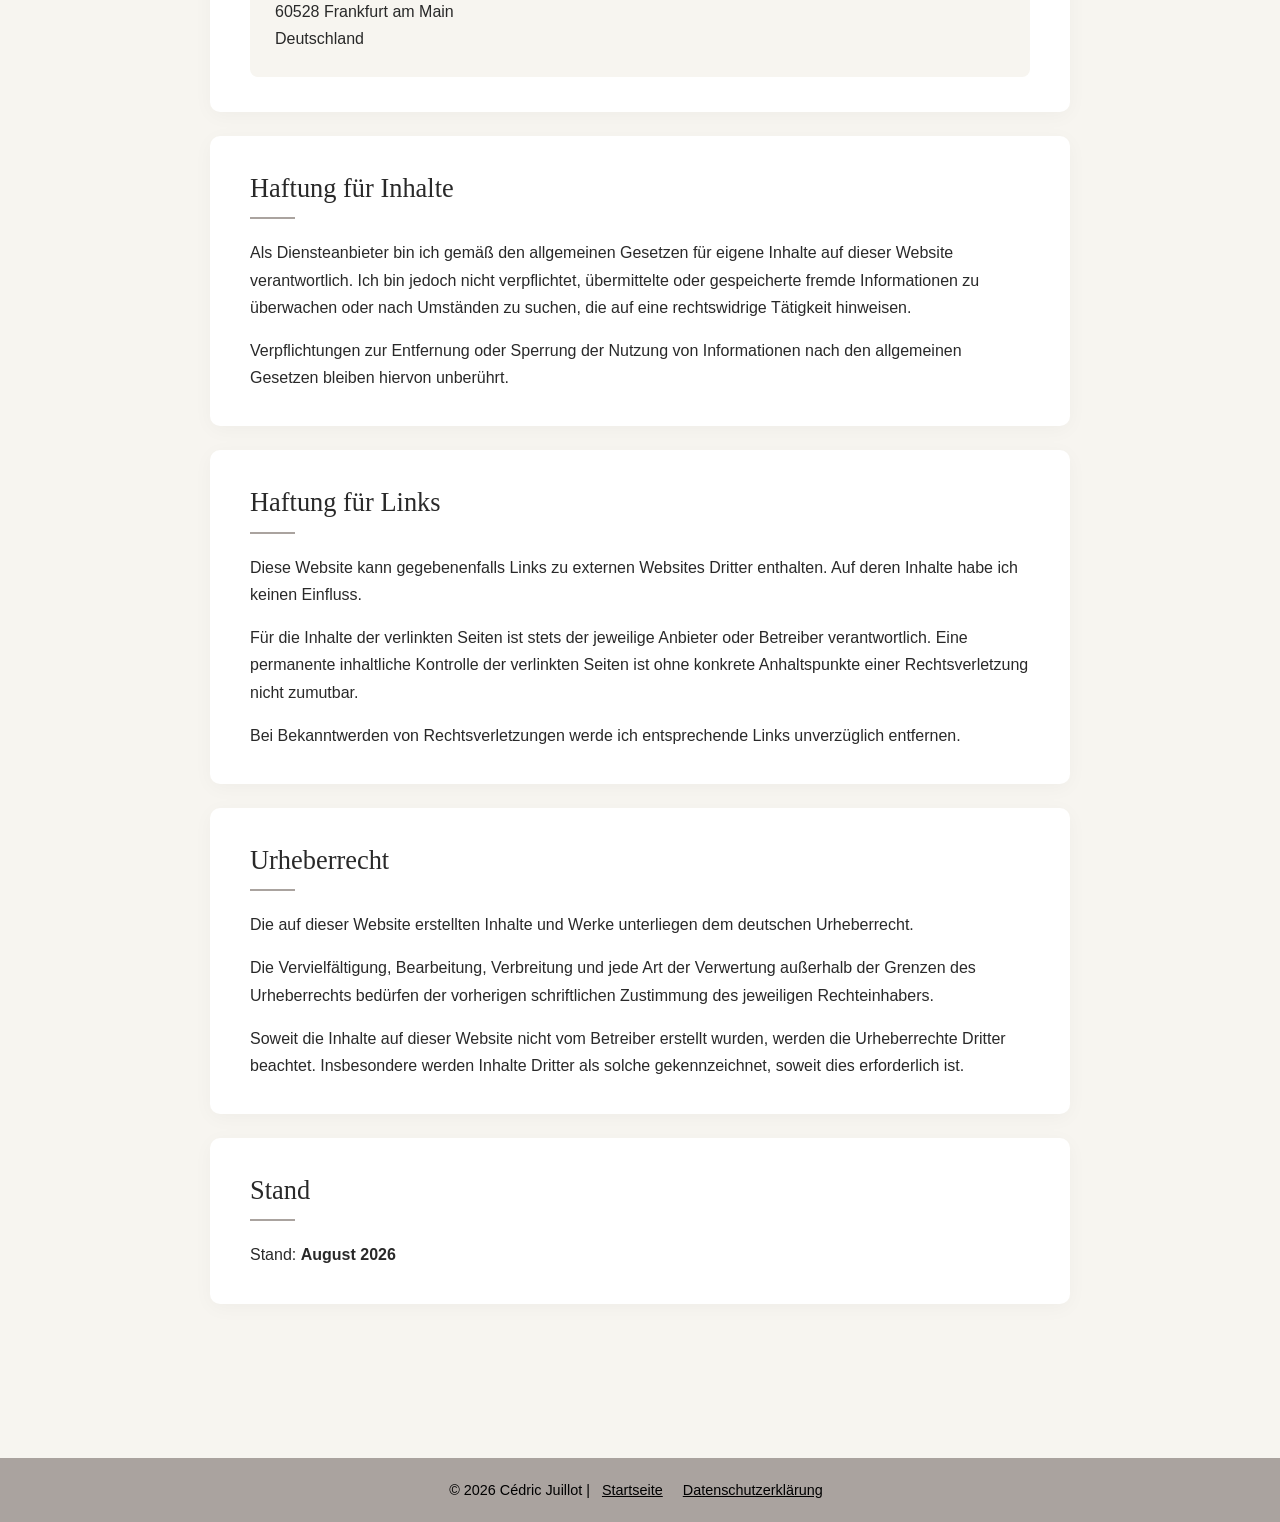
<file: impressum.html>
<!DOCTYPE html>
<html lang="de">
<head>
    <meta charset="UTF-8">
    <meta name="viewport" content="width=device-width, initial-scale=1.0">

    <title>Impressum | Mietkoch</title>
    <meta name="description" content="Impressum des Mietkoch-Unternehmens.">

    <link rel="icon" type="image/png" sizes="32x32" href="pictures/logo_transparent.png">
    <link rel="apple-touch-icon" sizes="180x180" href="pictures/logo_transparent.png">

    <style>
        * {
            margin: 0;
            padding: 0;
            box-sizing: border-box;
        }

        html {
            scroll-behavior: smooth;
        }

        body {
            font-family: -apple-system, BlinkMacSystemFont, "Segoe UI",
                         Roboto, Helvetica, Arial, sans-serif;
            background: #f7f5f0;
            color: #292929;
            line-height: 1.7;
        }


        /* =========================
           HEADER
        ========================= */

        header {
            background: #aaa39f;
            color: black;
            padding: 12px 40px;
        }

        .header-inner {
            max-width: 1050px;
            margin: 0 auto;

            display: flex;
            justify-content: flex-end;
            align-items: center;
        }

        .logo img {
            height: 45px;
            width: auto;
            display: block;
        }

        nav {
            display: flex;
            align-items: center;
            gap: 30px;
            margin: 0;
            padding: 0;
        }

        nav a {
            color: black;
            text-decoration: underline;
            font-size: 15px;
        }

        nav a:hover {
            text-decoration: underline;
        }


        /* =========================
           HERO
        ========================= */

        .hero {
            background: #aaa39f;
            color: black;
            padding: 50px 20px 75px;
            text-align: center;
        }

        .hero-content {
            max-width: 850px;
            margin: 0 auto;
        }

        .hero h1 {
            font-family: Georgia, "Times New Roman", serif;
            font-size: clamp(2.4rem, 6vw, 4rem);
            font-weight: 400;
            margin-bottom: 18px;
        }

        .hero p {
            color: black;
            font-size: 1.05rem;
        }


        /* =========================
           CONTENT
        ========================= */

        main {
            max-width: 900px;
            margin: 0 auto;
            padding: 70px 20px 90px;
        }

        .section {
            background: white;
            padding: 35px 40px;
            margin-bottom: 24px;
            border-radius: 10px;

            box-shadow: 0 4px 20px rgba(0, 0, 0, 0.035);
        }

        .section h2 {
            font-family: Georgia, "Times New Roman", serif;
            font-size: 1.65rem;
            font-weight: 400;
            color: #292929;
            margin-bottom: 20px;
            line-height: 1.3;
        }

        .section h2::after {
            content: "";
            display: block;

            width: 45px;
            height: 2px;

            background: #aaa39f;
            margin-top: 12px;
        }

        .section p {
            margin-bottom: 16px;
        }

        .section p:last-child {
            margin-bottom: 0;
        }


        /* =========================
           KONTAKTBOX
        ========================= */

        .contact-box {
            background: #f7f5f0;
            border-radius: 8px;
            padding: 25px;
            margin-top: 20px;
        }

        .contact-box strong {
            display: block;
            margin-bottom: 3px;
        }

        .contact-box a {
            color: #292929;
            text-decoration: none;
        }

        .contact-box a:hover {
            text-decoration: underline;
        }


        /* =========================
           FOOTER
        ========================= */

        footer {
            background: #aaa39f;
            color: black;
            text-align: center;
            padding: 20px;
            margin-top: 40px;
        }

        footer p {
            font-size: 0.9rem;
            margin-bottom: 10px;
        }

        footer p:last-child {
            margin-bottom: 0;
        }

        footer a {
            color: black;
            margin: 0 8px;
            text-decoration: underline;
        }

        footer a:hover {
            text-decoration: underline;
        }


        /* =========================
           PFEIL NACH OBEN
        ========================= */

        #backToTop {
            position: fixed;

            right: 25px;
            bottom: 25px;

            width: 45px;
            height: 45px;

            border: none;
            border-radius: 50%;

            background: #aaa39f;
            color: black;

            font-size: 24px;
            line-height: 1;

            display: none;
            align-items: center;
            justify-content: center;

            cursor: pointer;

            box-shadow: 0 3px 10px rgba(0, 0, 0, 0.2);

            z-index: 9999;

            transition: transform 0.2s ease;
        }

        #backToTop:hover {
            transform: translateY(-3px);
        }


        /* =========================
           MOBILE
        ========================= */

        @media (max-width: 700px) {

            header {
                padding: 10px 15px;
            }

            .logo img {
                height: 38px;
            }

            nav {
                gap: 12px;
                flex-wrap: wrap;
            }

            nav a {
                font-size: 14px;
            }


            .hero {
                padding: 45px 18px 50px;
            }

            .hero h1 {
                font-size: 2.2rem;
            }

            .hero p {
                font-size: 1rem;
            }


            main {
                padding: 35px 12px 50px;
            }

            .section {
                padding: 25px 20px;
                margin-bottom: 18px;
                border-radius: 8px;
            }

            .section h2 {
                font-size: 1.35rem;
            }

            .section p,
            .section li {
                font-size: 0.95rem;
            }


            .contact-box {
                padding: 18px;
                overflow-wrap: break-word;
                word-break: break-word;
            }


            footer {
                padding: 20px 15px;
            }

            footer p {
                font-size: 0.85rem;
                line-height: 1.7;
            }


            #backToTop {
                width: 42px;
                height: 42px;

                right: 15px;
                bottom: 15px;

                font-size: 21px;
            }
        }
    </style>
</head>


<body>


    <!-- =========================
         HEADER
    ========================= -->

    <header>

        <div class="header-inner">
            <nav>
                <a href="index.html">
                    Zurück zur Startseite
                </a>
            </nav>

        </div>

    </header>


    <!-- =========================
         HERO
    ========================= -->

    <section class="hero">

        <div class="hero-content">

            <h1>Impressum</h1>

            <p>
                Angaben gemäß § 5 DDG
            </p>

        </div>

    </section>


    <!-- =========================
         INHALT
    ========================= -->

    <main>


        <!-- Anbieter -->

        <section class="section">

            <h2>Angaben zum Anbieter</h2>

            <p>
                Verantwortlich für den Inhalt dieser Website und Anbieter
                der dargestellten Dienstleistungen ist:
            </p>

            <div class="contact-box">

                <strong>Cédric Juillot</strong>

                Triftstraße 29<br>
                60528 Frankfurt am Main<br>
                Deutschland

            </div>

        </section>


        <!-- Kontakt -->

        <section class="section">

            <h2>Kontakt</h2>

            <div class="contact-box">

                <strong>E-Mail</strong>

                <a href="mailto:cedric.juillot@web.de">
                    cedric.juillot@web.de
                </a>

                <br><br>

                <strong>Telefon</strong>

                <a href="tel:+4917670816979">
                    0176 70816979
                </a>

            </div>

        </section>


        <!-- Steuer -->

        <section class="section">

            <h2>Umsatzsteuer</h2>


            <div class="contact-box">


                Kleinunternehmer gemäß § 19 UStG. Es wird keine Umsatzsteuer berechnet und ausgewiesen.

            </div>

        </section>


        <!-- Verantwortlich -->

        <section class="section">

            <h2>Verantwortlich für den Inhalt</h2>

            <p>
                Verantwortlich für den Inhalt nach den allgemeinen
                gesetzlichen Vorschriften ist:
            </p>

            <div class="contact-box">

                <strong>Cédric Juillot</strong>

                Triftstraße 29<br>
                60528 Frankfurt am Main<br>
                Deutschland

            </div>

        </section>


        <!-- Haftung für Inhalte -->

        <section class="section">

            <h2>Haftung für Inhalte</h2>

            <p>
                Als Diensteanbieter bin ich gemäß den allgemeinen Gesetzen
                für eigene Inhalte auf dieser Website verantwortlich.
                Ich bin jedoch nicht verpflichtet, übermittelte oder
                gespeicherte fremde Informationen zu überwachen oder nach
                Umständen zu suchen, die auf eine rechtswidrige Tätigkeit
                hinweisen.
            </p>

            <p>
                Verpflichtungen zur Entfernung oder Sperrung der Nutzung
                von Informationen nach den allgemeinen Gesetzen bleiben
                hiervon unberührt.
            </p>

        </section>


        <!-- Haftung für Links -->

        <section class="section">

            <h2>Haftung für Links</h2>

            <p>
                Diese Website kann gegebenenfalls Links zu externen
                Websites Dritter enthalten. Auf deren Inhalte habe ich
                keinen Einfluss.
            </p>

            <p>
                Für die Inhalte der verlinkten Seiten ist stets der
                jeweilige Anbieter oder Betreiber verantwortlich.
                Eine permanente inhaltliche Kontrolle der verlinkten
                Seiten ist ohne konkrete Anhaltspunkte einer
                Rechtsverletzung nicht zumutbar.
            </p>

            <p>
                Bei Bekanntwerden von Rechtsverletzungen werde ich
                entsprechende Links unverzüglich entfernen.
            </p>

        </section>


        <!-- Urheberrecht -->

        <section class="section">

            <h2>Urheberrecht</h2>

            <p>
                Die auf dieser Website erstellten Inhalte und Werke
                unterliegen dem deutschen Urheberrecht.
            </p>

            <p>
                Die Vervielfältigung, Bearbeitung, Verbreitung und jede
                Art der Verwertung außerhalb der Grenzen des Urheberrechts
                bedürfen der vorherigen schriftlichen Zustimmung des
                jeweiligen Rechteinhabers.
            </p>

            <p>
                Soweit die Inhalte auf dieser Website nicht vom Betreiber
                erstellt wurden, werden die Urheberrechte Dritter beachtet.
                Insbesondere werden Inhalte Dritter als solche gekennzeichnet,
                soweit dies erforderlich ist.
            </p>

        </section>


        <!-- Stand -->

        <section class="section">

            <h2>Stand</h2>

            <p>
                Stand: <strong>August 2026</strong>
            </p>

        </section>


    </main>


    <!-- =========================
         FOOTER
    ========================= -->

    <footer>

        <p>
            © 2026 Cédric Juillot |
            <a href="index.html">Startseite</a>
            <a href="datenschutz.html">Datenschutzerklärung</a>
        </p>

    </footer>


    <!-- =========================
         PFEIL NACH OBEN
    ========================= -->

    <button id="backToTop" aria-label="Nach oben">
        ↑
    </button>


    <script>

        const backToTop = document.getElementById("backToTop");


        window.addEventListener("scroll", function () {

            if (window.scrollY > 400) {

                backToTop.style.display = "flex";

            } else {

                backToTop.style.display = "none";

            }

        });


        backToTop.addEventListener("click", function () {

            window.scrollTo({
                top: 0,
                behavior: "smooth"
            });

        });


        // Beim Aktualisieren immer ganz oben starten

        if ("scrollRestoration" in history) {
            history.scrollRestoration = "manual";
        }


        window.addEventListener("load", function () {

            window.scrollTo(0, 0);

        });

    </script>


</body>
</html>
</file>
